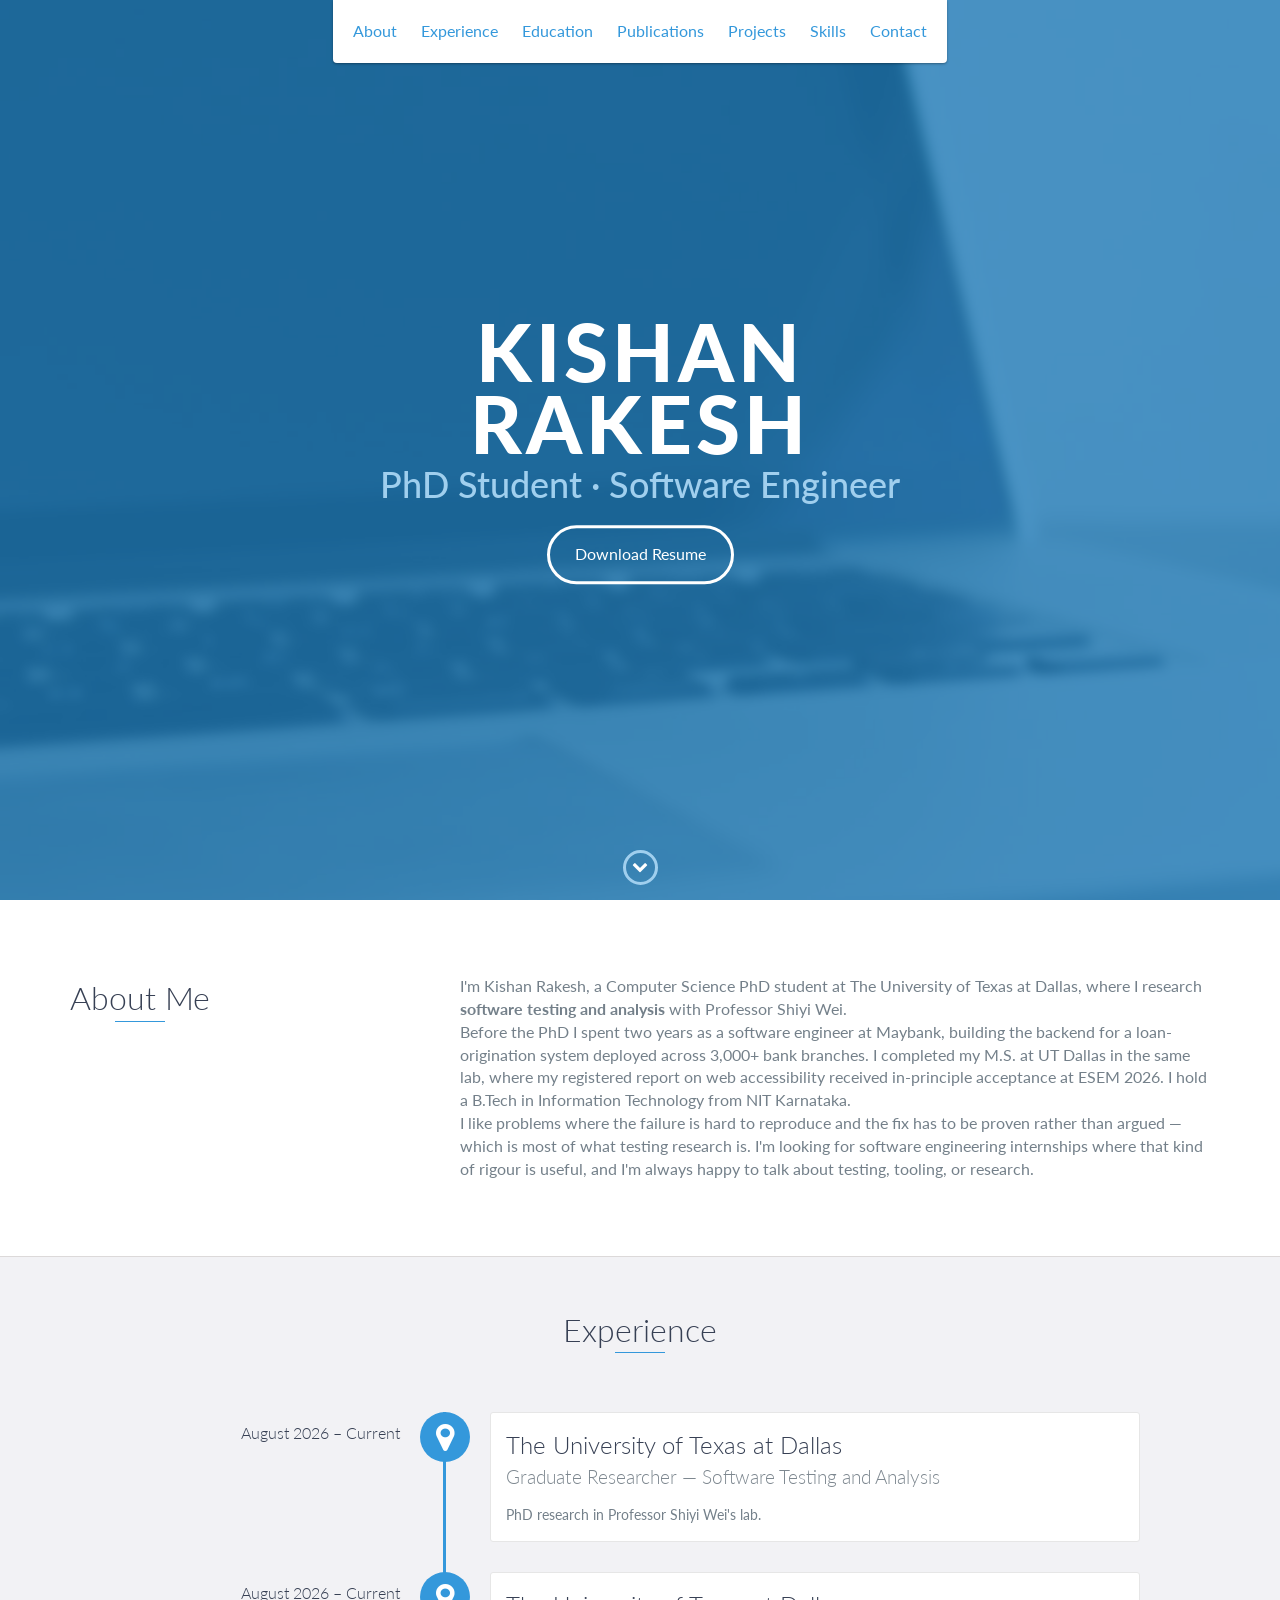
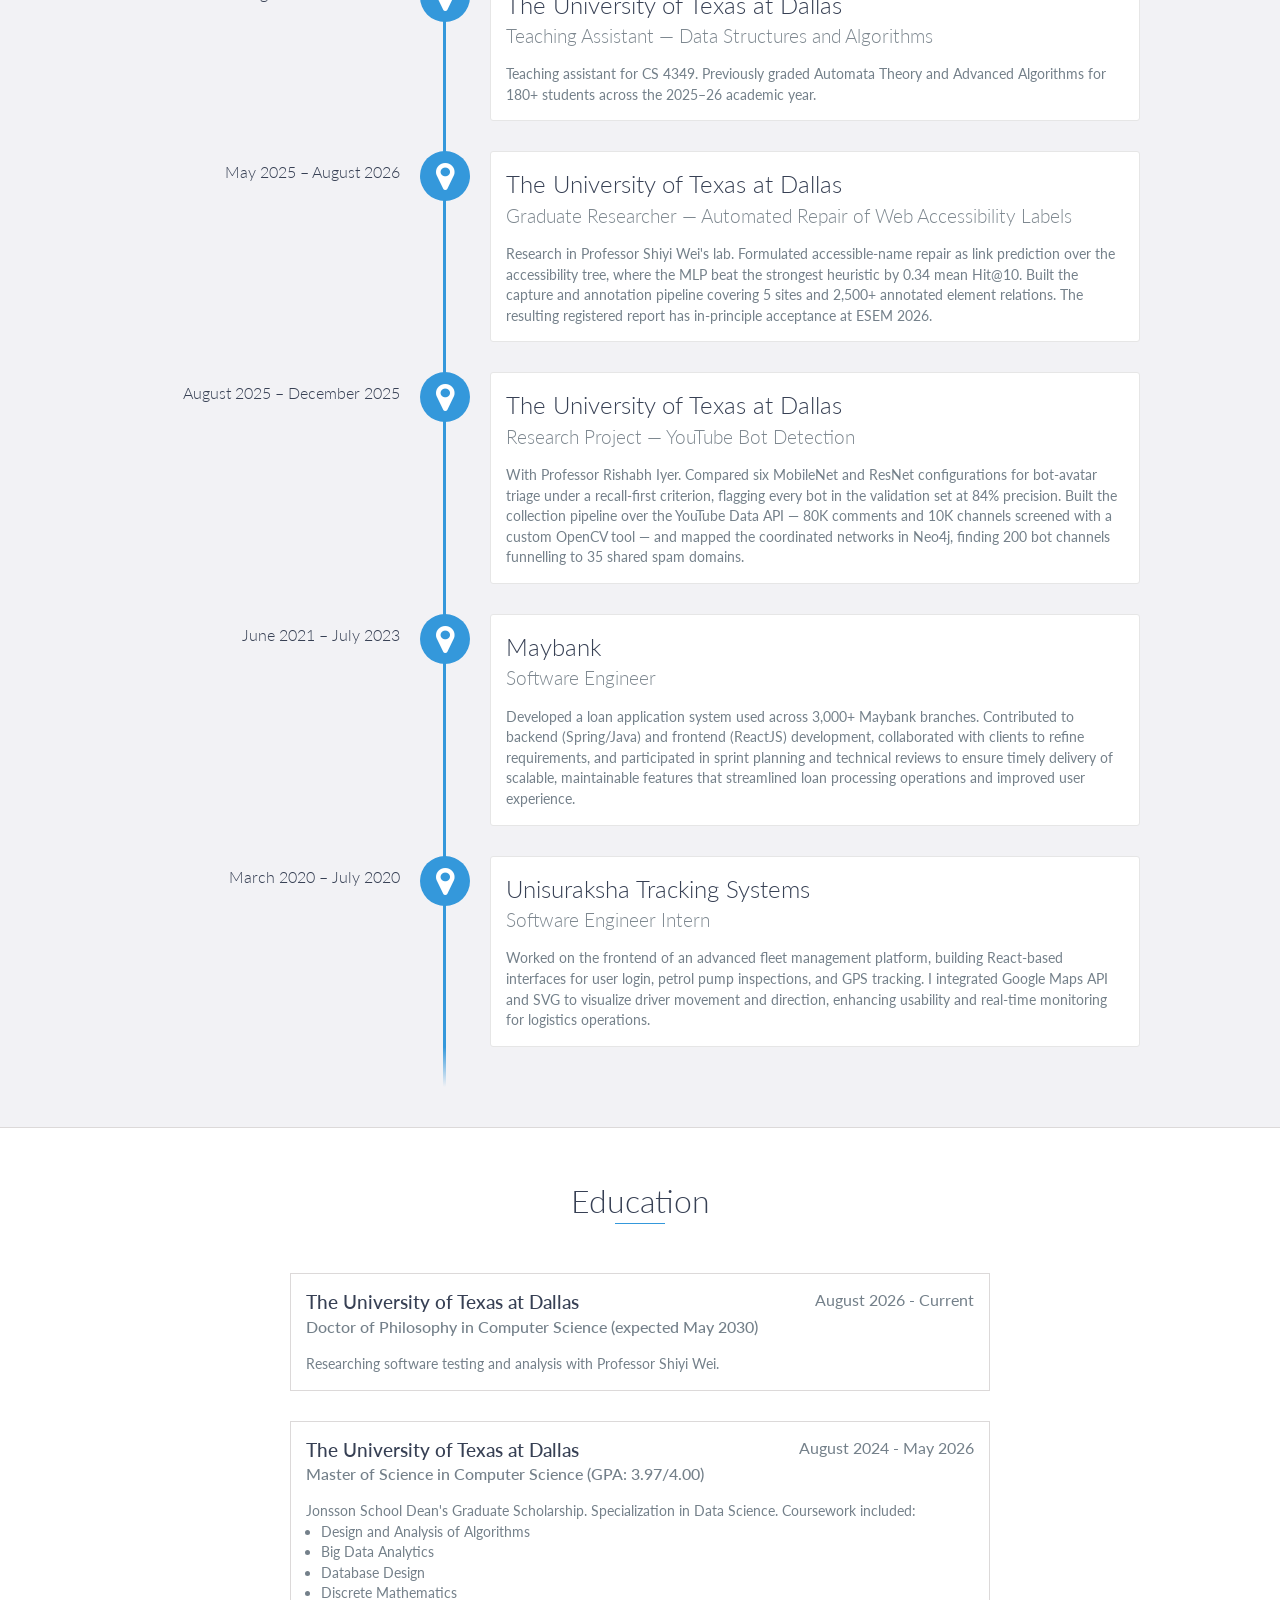
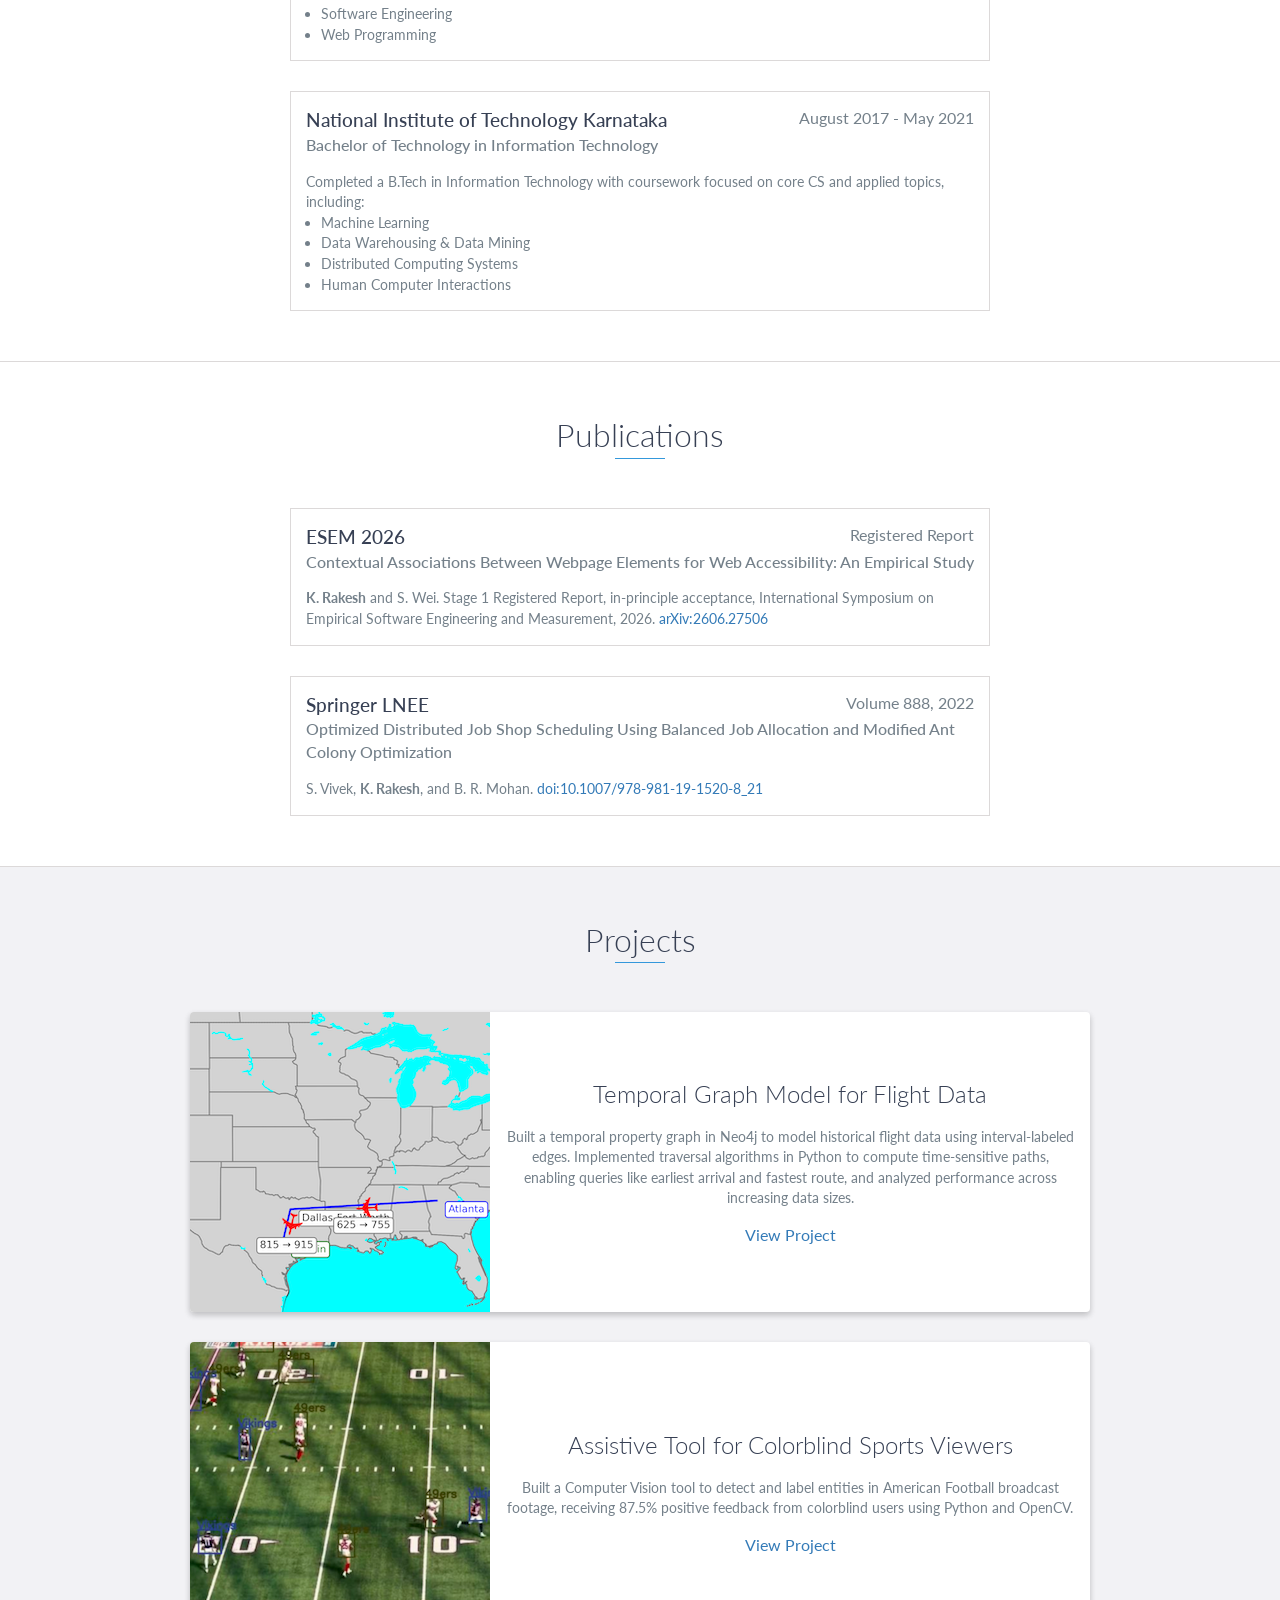
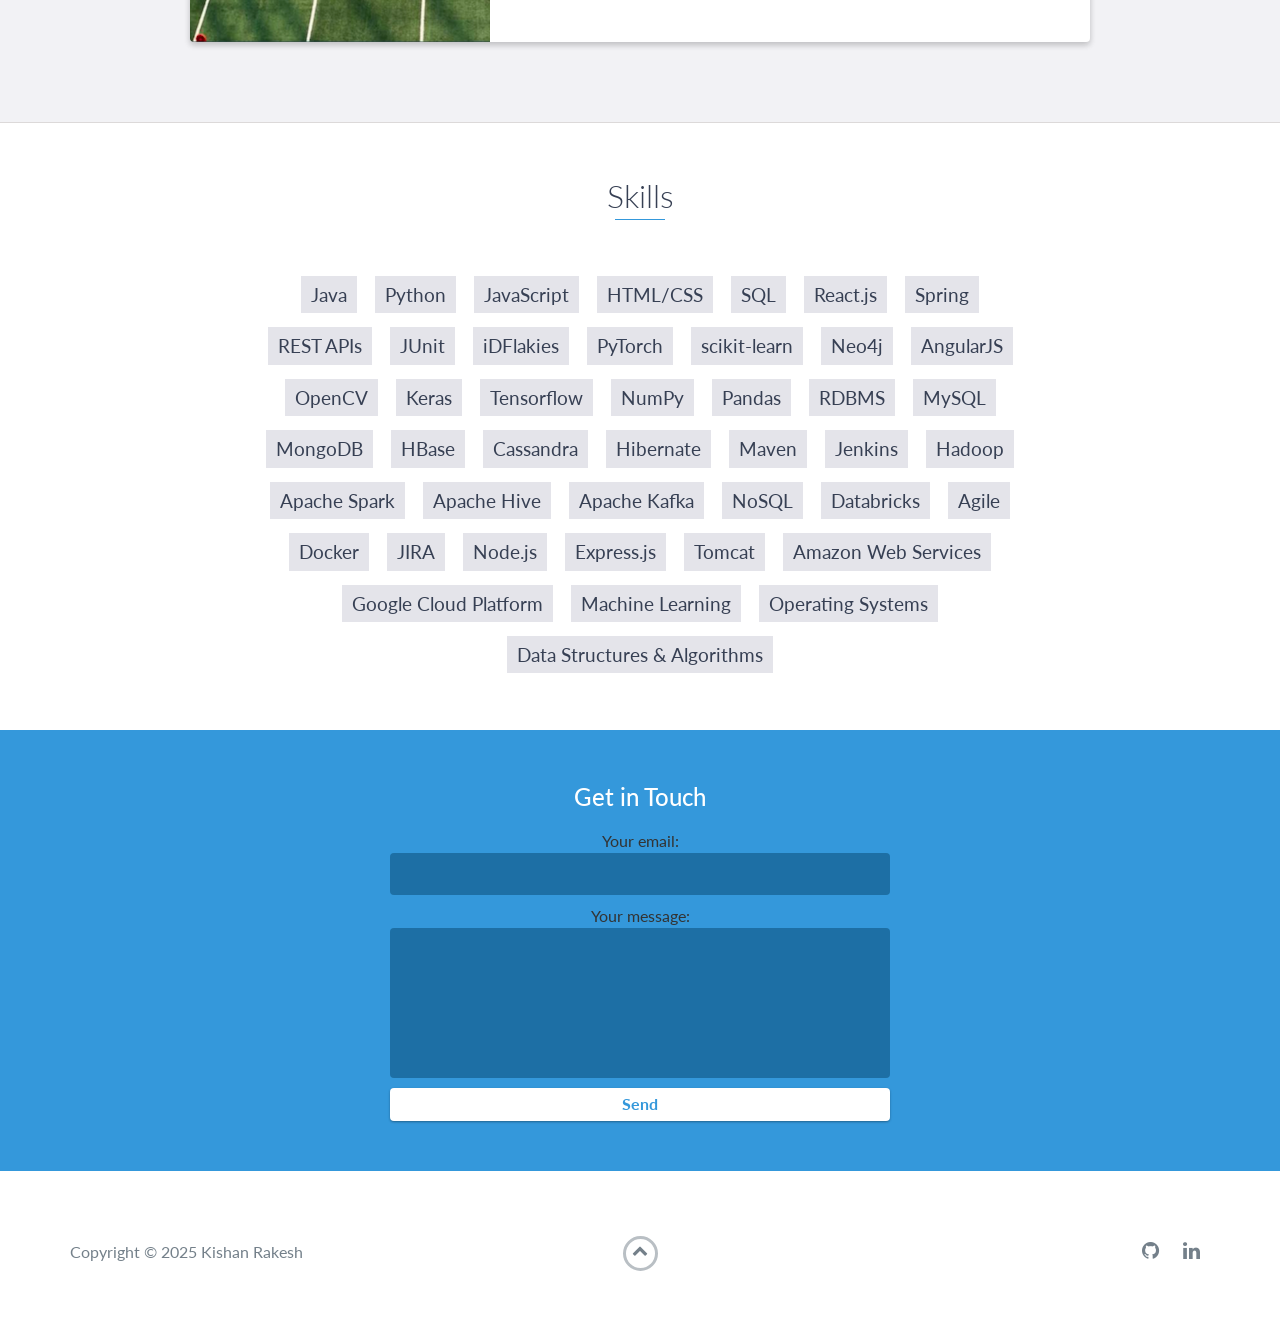
<file: index.html>
<!DOCTYPE html>
<html class="no-js" lang="en">

<head>
    <meta charset="utf-8">
    <meta http-equiv="X-UA-Compatible" content="IE=edge">
    <meta name="viewport" content="width=device-width, initial-scale=1">
    <title>Kishan Rakesh</title>
	<link rel="shortcut icon" href="favicon.ico" type="image/x-icon">
	<link rel="icon" href="favicon.ico" type="image/x-icon">
    <link href="https://fonts.googleapis.com/css?family=Lato:300,400,700,900" rel="stylesheet">
    <link rel="stylesheet" href="libs/font-awesome/css/font-awesome.min.css">
    <link href="css/bootstrap.min.css" rel="stylesheet">
    <link href="css/styles.css" rel="stylesheet">
</head>

<body>
    <div id="mobile-menu-open" class="shadow-large">
        <i class="fa fa-bars" aria-hidden="true"></i>
    </div>
    <!-- End #mobile-menu-toggle -->
    <header>
        <div id="mobile-menu-close">
            <span>Close</span> <i class="fa fa-times" aria-hidden="true"></i>
        </div>
        <ul id="menu" class="shadow">
            <li>
                <a href="#about">About</a>
            </li>
            <li>
                <a href="#experience">Experience</a>
            </li>
            <li>
                <a href="#education">Education</a>
            </li>
            <li>
                <a href="#publications">Publications</a>
            </li>
            <li>
                <a href="#projects">Projects</a>
            </li>
            <li>
                <a href="#skills">Skills</a>
            </li>
            <li>
                <a href="#contact">Contact</a>
            </li>
        </ul>
    </header>
    <!-- End header -->

    <div id="lead">
        <div id="lead-content">
            <h1>Kishan Rakesh</h1>
            <h2>PhD Student &middot; Software Engineer</h2>
            <a href="resume/Kishan_Rakesh_Resume.pdf" class="btn-rounded-white">Download Resume</a>
        </div>
        <!-- End #lead-content -->

        <div id="lead-overlay"></div>

        <div id="lead-down">
            <span>
                <i class="fa fa-chevron-down" aria-hidden="true"></i>
            </span>
        </div>
        <!-- End #lead-down -->
    </div>
    <!-- End #lead -->

    <div id="about">
        <div class="container">
            <div class="row">
                <div class="col-md-4">
                    <h2 class="heading">About Me</h2>
                </div>
                <div class="col-md-8">
                    <p>
                        I'm Kishan Rakesh, a Computer Science PhD student at The University of Texas at Dallas, where I research <strong>software testing and analysis</strong> with Professor Shiyi Wei.
                        </p>
                    <p>
                        Before the PhD I spent two years as a software engineer at Maybank, building the backend for a loan-origination system deployed across 3,000+ bank branches. I completed my M.S. at UT Dallas in the same lab, where my registered report on web accessibility received in-principle acceptance at ESEM 2026. I hold a B.Tech in Information Technology from NIT Karnataka.
                    </p>
                    <p>
                        I like problems where the failure is hard to reproduce and the fix has to be proven rather than argued &mdash; which is most of what testing research is. I'm looking for software engineering internships where that kind of rigour is useful, and I'm always happy to talk about testing, tooling, or research.
                    </p>
                </div>
            </div>
        </div>
    </div>
    <!-- End #about -->

    <div id="experience" class="background-alt">
        <h2 class="heading">Experience</h2>
        <div id="experience-timeline">
            <div data-date="August 2026 – Current">
                <h3>The University of Texas at Dallas</h3>
                <h4>Graduate Researcher &mdash; Software Testing and Analysis</h4>
                <p>
                    PhD research in Professor Shiyi Wei's lab.
                </p>
            </div>

            <div data-date="August 2026 – Current">
                <h3>The University of Texas at Dallas</h3>
                <h4>Teaching Assistant &mdash; Data Structures and Algorithms</h4>
                <p>
                    Teaching assistant for CS 4349. Previously graded Automata Theory and Advanced Algorithms for 180+ students across the 2025&ndash;26 academic year.
                </p>
            </div>

            <div data-date="May 2025 – August 2026">
                <h3>The University of Texas at Dallas</h3>
                <h4>Graduate Researcher &mdash; Automated Repair of Web Accessibility Labels</h4>
                <p>
                    Research in Professor Shiyi Wei's lab. Formulated accessible-name repair as link prediction over the accessibility tree, where the MLP beat the strongest heuristic by 0.34 mean Hit@10. Built the capture and annotation pipeline covering 5 sites and 2,500+ annotated element relations. The resulting registered report has in-principle acceptance at ESEM 2026.
                </p>
            </div>

            <div data-date="August 2025 – December 2025">
                <h3>The University of Texas at Dallas</h3>
                <h4>Research Project &mdash; YouTube Bot Detection</h4>
                <p>
                    With Professor Rishabh Iyer. Compared six MobileNet and ResNet configurations for bot-avatar triage under a recall-first criterion, flagging every bot in the validation set at 84% precision. Built the collection pipeline over the YouTube Data API &mdash; 80K comments and 10K channels screened with a custom OpenCV tool &mdash; and mapped the coordinated networks in Neo4j, finding 200 bot channels funnelling to 35 shared spam domains.
                </p>
            </div>

            <div data-date="June 2021 – July 2023">
                <h3>Maybank</h3>
                <h4>Software Engineer</h4>
                <p>
                    Developed a loan application system used across 3,000+ Maybank branches. Contributed to backend (Spring/Java) and frontend (ReactJS) development, collaborated with clients to refine requirements, and participated in sprint planning and technical reviews to ensure timely delivery of scalable, maintainable features that streamlined loan processing operations and improved user experience.
                </p>
            </div>

            <div data-date="March 2020 – July 2020">
                <h3>Unisuraksha Tracking Systems</h3>
                <h4>Software Engineer Intern</h4>
                <p>
                    Worked on the frontend of an advanced fleet management platform, building React-based interfaces for user login, petrol pump inspections, and GPS tracking. I integrated Google Maps API and SVG to visualize driver movement and direction, enhancing usability and real-time monitoring for logistics operations.
                </p>
            </div>
        </div>
    </div>
    <!-- End #experience -->

    <div id="education">
        <h2 class="heading">Education</h2>
        <div class="education-block">
            <h3>The University of Texas at Dallas</h3>
            <span class="education-date">August 2026 - Current</span>
            <h4>Doctor of Philosophy in Computer Science (expected May 2030)</h4>
            <p>
                Researching software testing and analysis with Professor Shiyi Wei.
            </p>
        </div>
        <!-- End .education-block -->

        <div class="education-block">
            <h3>The University of Texas at Dallas</h3>
            <span class="education-date">August 2024 - May 2026</span>
            <h4>Master of Science in Computer Science (GPA: 3.97/4.00)</h4>
            <p>
                Jonsson School Dean's Graduate Scholarship. Specialization in Data Science. Coursework included:
                <ul>
                    <li>
                        Design and Analysis of Algorithms
                    </li>
                    <li>
                        Big Data Analytics
                    </li>
                    <li>
                        Database Design
                    </li>
                    <li>
                        Discrete Mathematics
                    </li>
                    <li>
                        Software Engineering
                    </li>
                    <li>
                        Web Programming
                    </li>
                </ul>
            </p>
        </div>
        <!-- End .education-block -->

        <div class="education-block">
            <h3>National Institute of Technology Karnataka</h3>
            <span class="education-date">August 2017 - May 2021</span>
            <h4>Bachelor of Technology in Information Technology</h4>
            <p>
                Completed a B.Tech in Information Technology with coursework focused on core CS and applied topics, including:
                <ul>
                    <li>Machine Learning</li>
                    <li>Data Warehousing & Data Mining</li>
                    <li>Distributed Computing Systems</li>
                    <li>Human Computer Interactions</li>
                                </ul>
            </p>
        </div>
        
        <!-- End .education-block -->
    </div>
    <!-- End #education -->

    <div id="publications">
        <h2 class="heading">Publications</h2>
        <div class="education-block">
            <h3>ESEM 2026</h3>
            <span class="education-date">Registered Report</span>
            <h4>Contextual Associations Between Webpage Elements for Web Accessibility: An Empirical Study</h4>
            <p>
                <strong>K. Rakesh</strong> and S. Wei. Stage 1 Registered Report, in-principle acceptance, International Symposium on Empirical Software Engineering and Measurement, 2026. <a href="https://arxiv.org/abs/2606.27506">arXiv:2606.27506</a>
            </p>
        </div>
        <!-- End .education-block -->

        <div class="education-block">
            <h3>Springer LNEE</h3>
            <span class="education-date">Volume 888, 2022</span>
            <h4>Optimized Distributed Job Shop Scheduling Using Balanced Job Allocation and Modified Ant Colony Optimization</h4>
            <p>
                S. Vivek, <strong>K. Rakesh</strong>, and B. R. Mohan. <a href="https://doi.org/10.1007/978-981-19-1520-8_21">doi:10.1007/978-981-19-1520-8_21</a>
            </p>
        </div>
        <!-- End .education-block -->
    </div>
    <!-- End #publications -->

    <div id="projects" class="background-alt">
        <h2 class="heading">Projects</h2>
        <div class="container">
            <div class="row">
                <div class="project shadow-large">
                    <div class="project-image">
                        <img src="images/Latest Departure_ATL_AUS_2000.png" />
                    </div>
                    <!-- End .project-image -->
                    <div class="project-info">
                        <h3>Temporal Graph Model for Flight Data</h3>
                        <p>
                            Built a temporal property graph in Neo4j to model historical flight data using interval-labeled edges. Implemented traversal algorithms in Python to compute time-sensitive paths, enabling queries like earliest arrival and fastest route, and analyzed performance across increasing data sizes.
                        </p>
                        <a href="https://github.com/kishanrakesh/Temporal_Graph">View Project</a>
                    </div>
                    <!-- End .project-info -->
                </div>
                <!-- End .project -->

                <div class="project shadow-large">
                    <div class="project-image">
                        <img src="images/CV_output.png" />
                    </div>
                    <!-- End .project-image -->
                    <div class="project-info">
                        <h3>Assistive Tool for Colorblind Sports Viewers</h3>
                        <p>
                            Built a Computer Vision tool to detect and label entities in American Football broadcast footage, receiving 87.5% positive feedback from colorblind users using Python and OpenCV.
                        </p>
                        <a href="https://github.com/kishanrakesh/CV">View Project</a>
                    </div>
                    <!-- End .project-info -->
                </div>
                <!-- End .project -->
            </div>
        </div>
    </div>
    <!-- End #projects -->

    <div id="skills">
        <h2 class="heading">Skills</h2>
        <ul>
            <li>Java</li>
            <li>Python</li>
            <li>JavaScript</li>
            <li>HTML/CSS</li>
            <li>SQL</li>
            <li>React.js</li>
            <li>Spring</li>
            <li>REST APIs</li>
            <li>JUnit</li>
            <li>iDFlakies</li>
            <li>PyTorch</li>
            <li>scikit-learn</li>
            <li>Neo4j</li>
            <li>AngularJS</li>
            <li>OpenCV</li>
            <li>Keras</li>
            <li>Tensorflow</li>
            <li>NumPy</li>
            <li>Pandas</li>
            <li>RDBMS</li>
            <li>MySQL</li>
            <li>MongoDB</li>
            <li>HBase</li>
            <li>Cassandra</li>
            <li>Hibernate</li>
            <li>Maven</li>
            <li>Jenkins</li>
            <li>Hadoop</li>
            <li>Apache Spark</li>
            <li>Apache Hive</li>
            <li>Apache Kafka</li>
            <li>NoSQL</li>
            <li>Databricks</li>
            <li>Agile</li>
            <li>Docker</li>
            <li>JIRA</li>
            <li>Node.js</li>
            <li>Express.js</li>
            <li>Tomcat</li>
            <li>Amazon Web Services</li>
            <li>Google Cloud Platform</li>
            <li>Machine Learning</li>
            <li>Operating Systems</li>
            <li>Data Structures & Algorithms</li>
        </ul>
    </div>
    <!-- End #skills -->

    <div id="contact">
        <h2>Get in Touch</h2>
        <div id="contact-form">
            <form action="https://formspree.io/f/mdkgvkgp" method="POST">
                <label>
                    Your email:
                    <input type="email" name="email">
                </label>
                <label>
                    Your message:
                    <textarea name="message"></textarea>
                </label>
                <!-- your other form fields go here -->
                <button type="submit">Send</button>
            </form>
        </div>
        <!-- End #contact-form -->
    </div>
    <!-- End #contact -->

    <footer>
        <div class="container">
            <div class="row">
                <div class="col-sm-5 copyright">
                    <p>
                        Copyright &copy; <span id="current-year">2025</span> Kishan Rakesh
                    </p>
                </div>
                <div class="col-sm-2 top">
                    <span id="to-top">
                        <i class="fa fa-chevron-up" aria-hidden="true"></i>
                    </span>
                </div>
                <div class="col-sm-5 social">
                    <ul>
                        <li>
                            <a href="https://github.com/kishanrakesh" target="_blank"><i class="fa fa-github" aria-hidden="true"></i></a>
                        </li>
                        <li>
                            <a href="https://www.linkedin.com/in/kishan-rakesh/" target="_blank"><i class="fa fa-linkedin" aria-hidden="true"></i></a>
                        </li>
                    </ul>
                </div>
            </div>
        </div>
    </footer>
    <!-- End footer -->

    <script src="https://ajax.googleapis.com/ajax/libs/jquery/1.12.4/jquery.min.js"></script>
    <script src="js/scripts.min.js"></script>
</body>

</html>
</file>
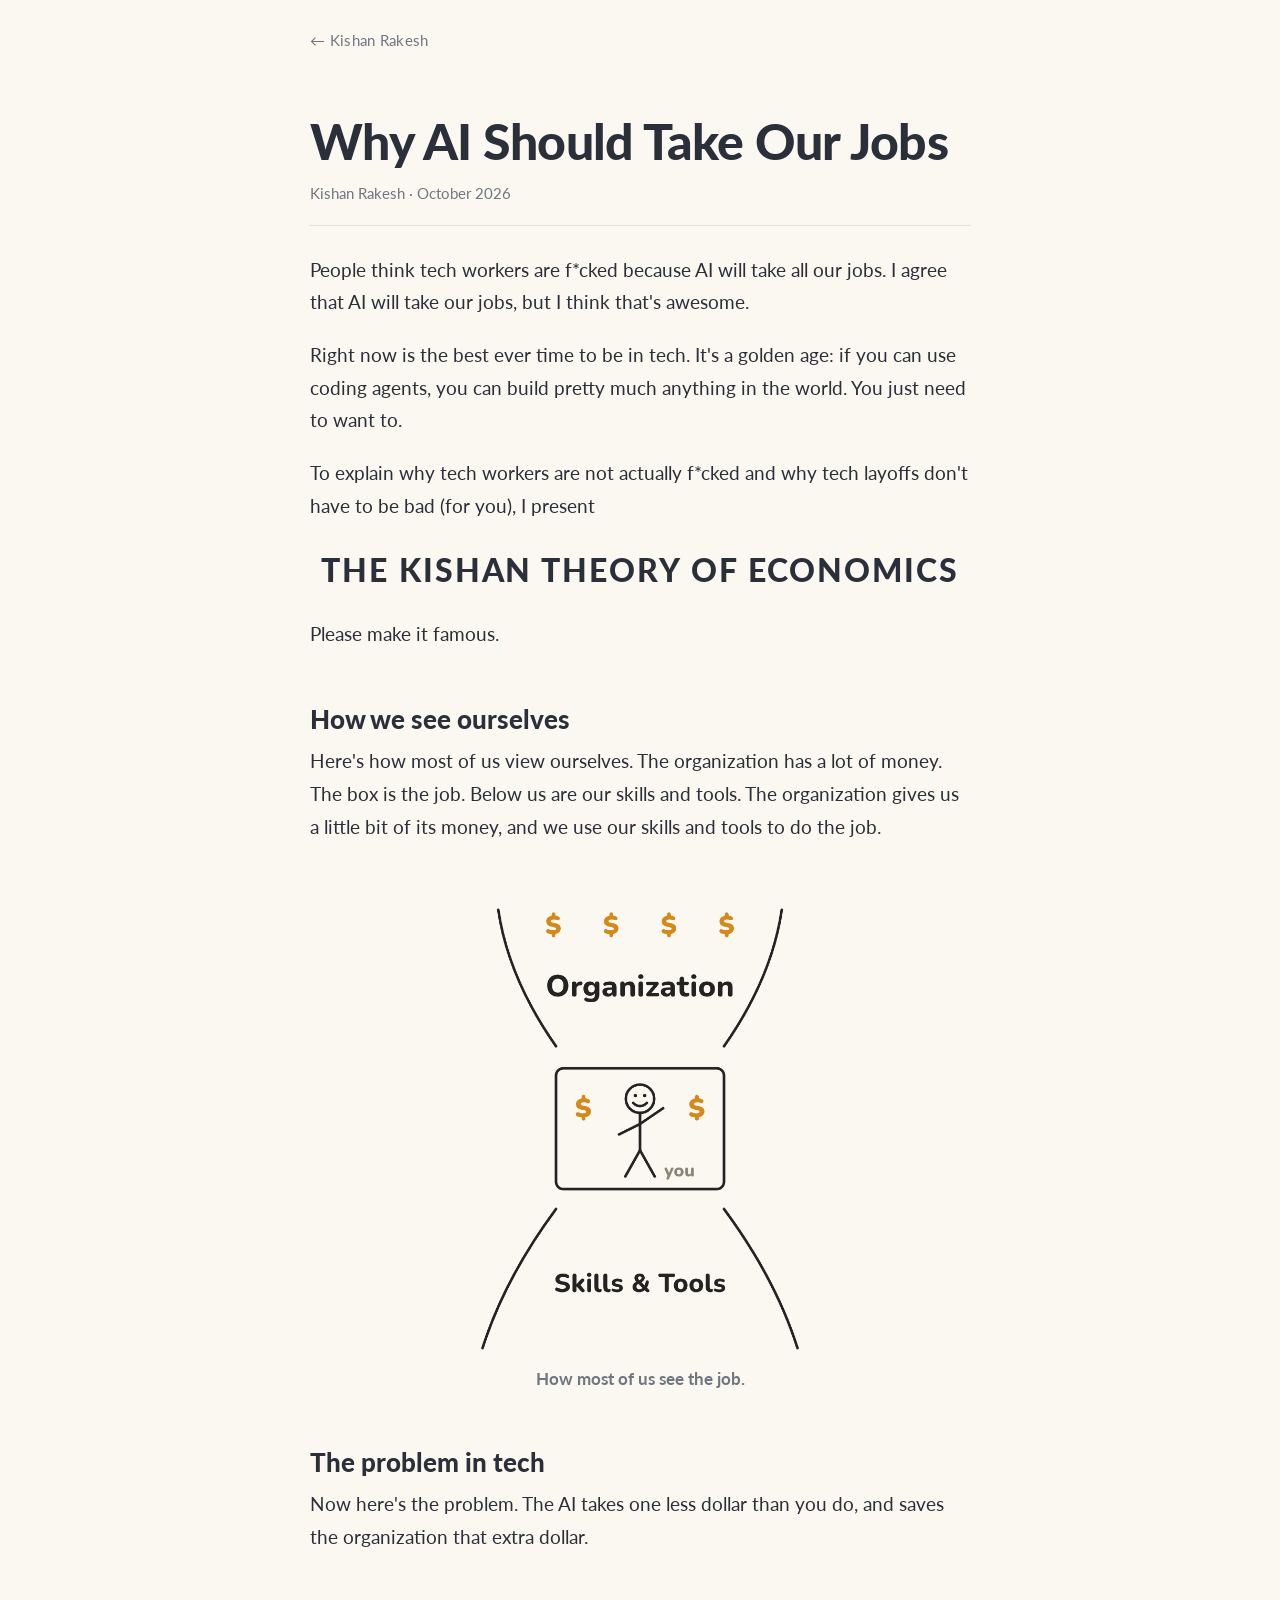
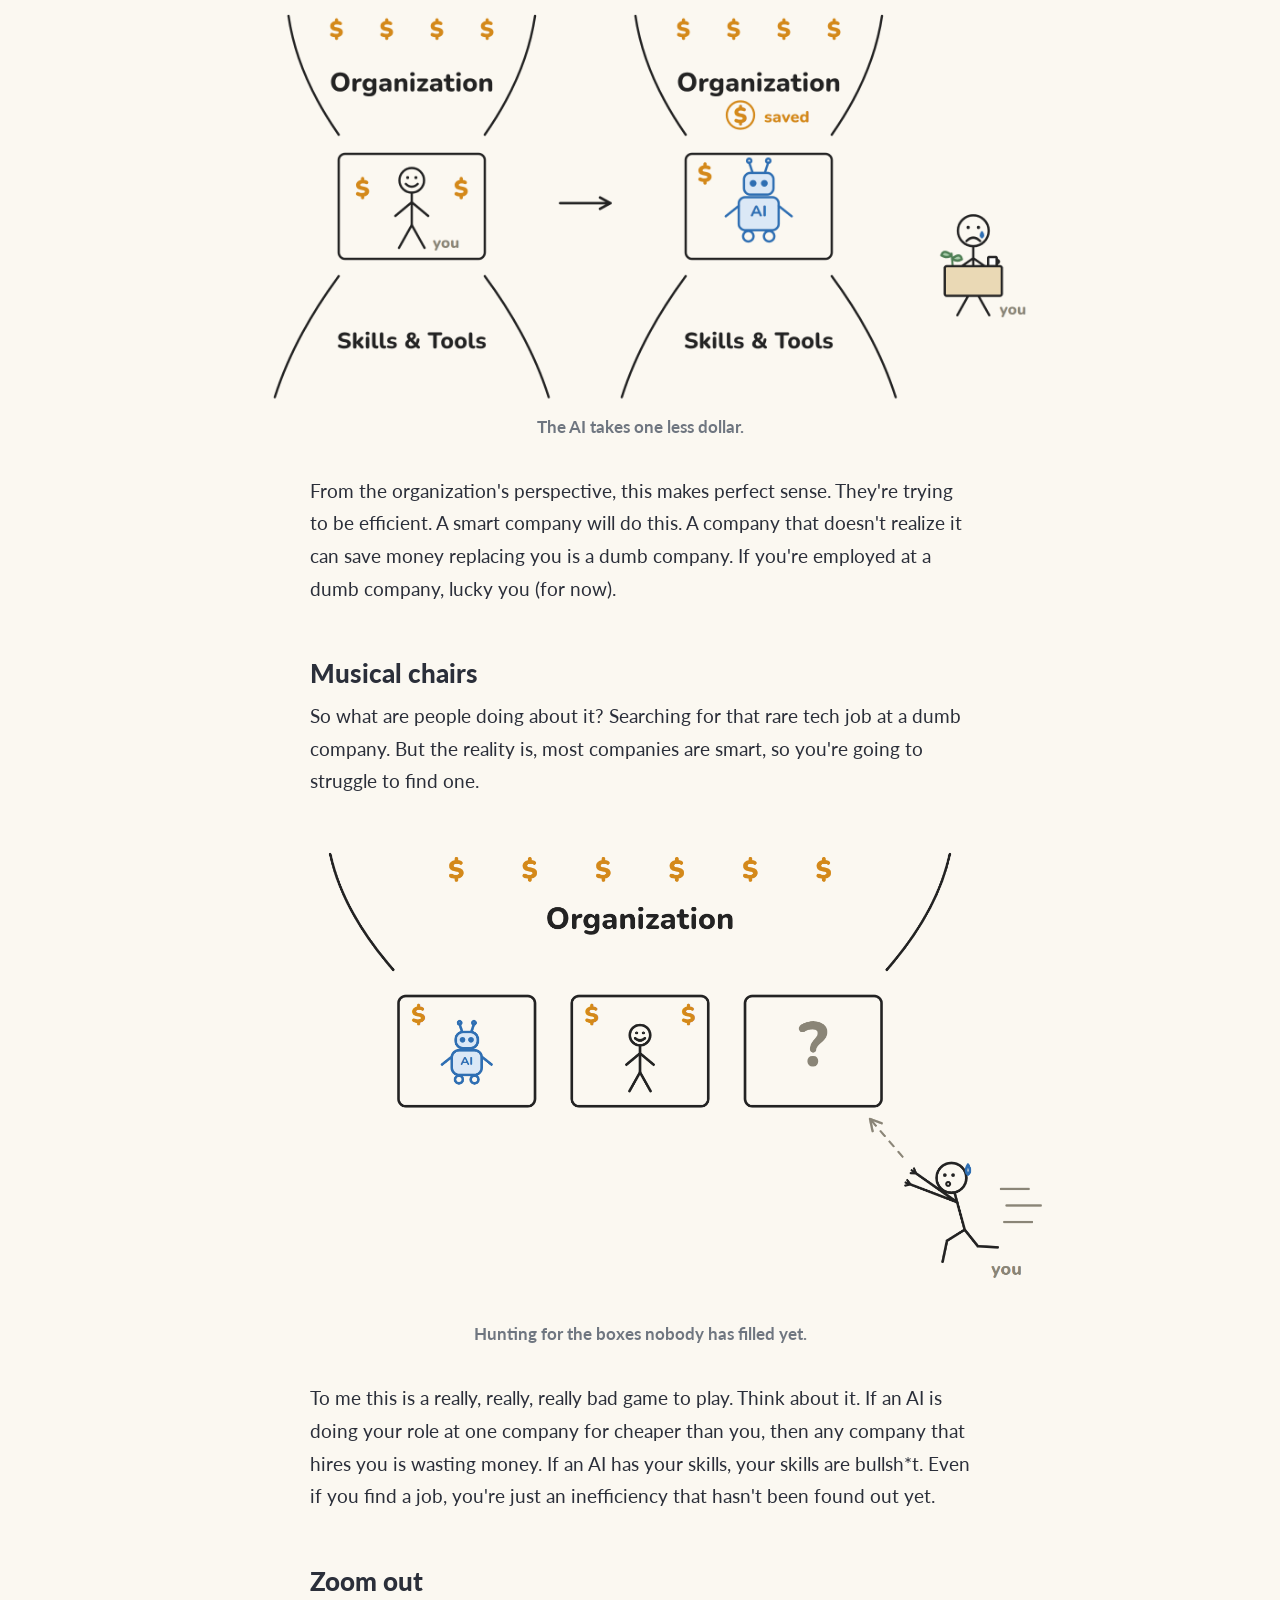
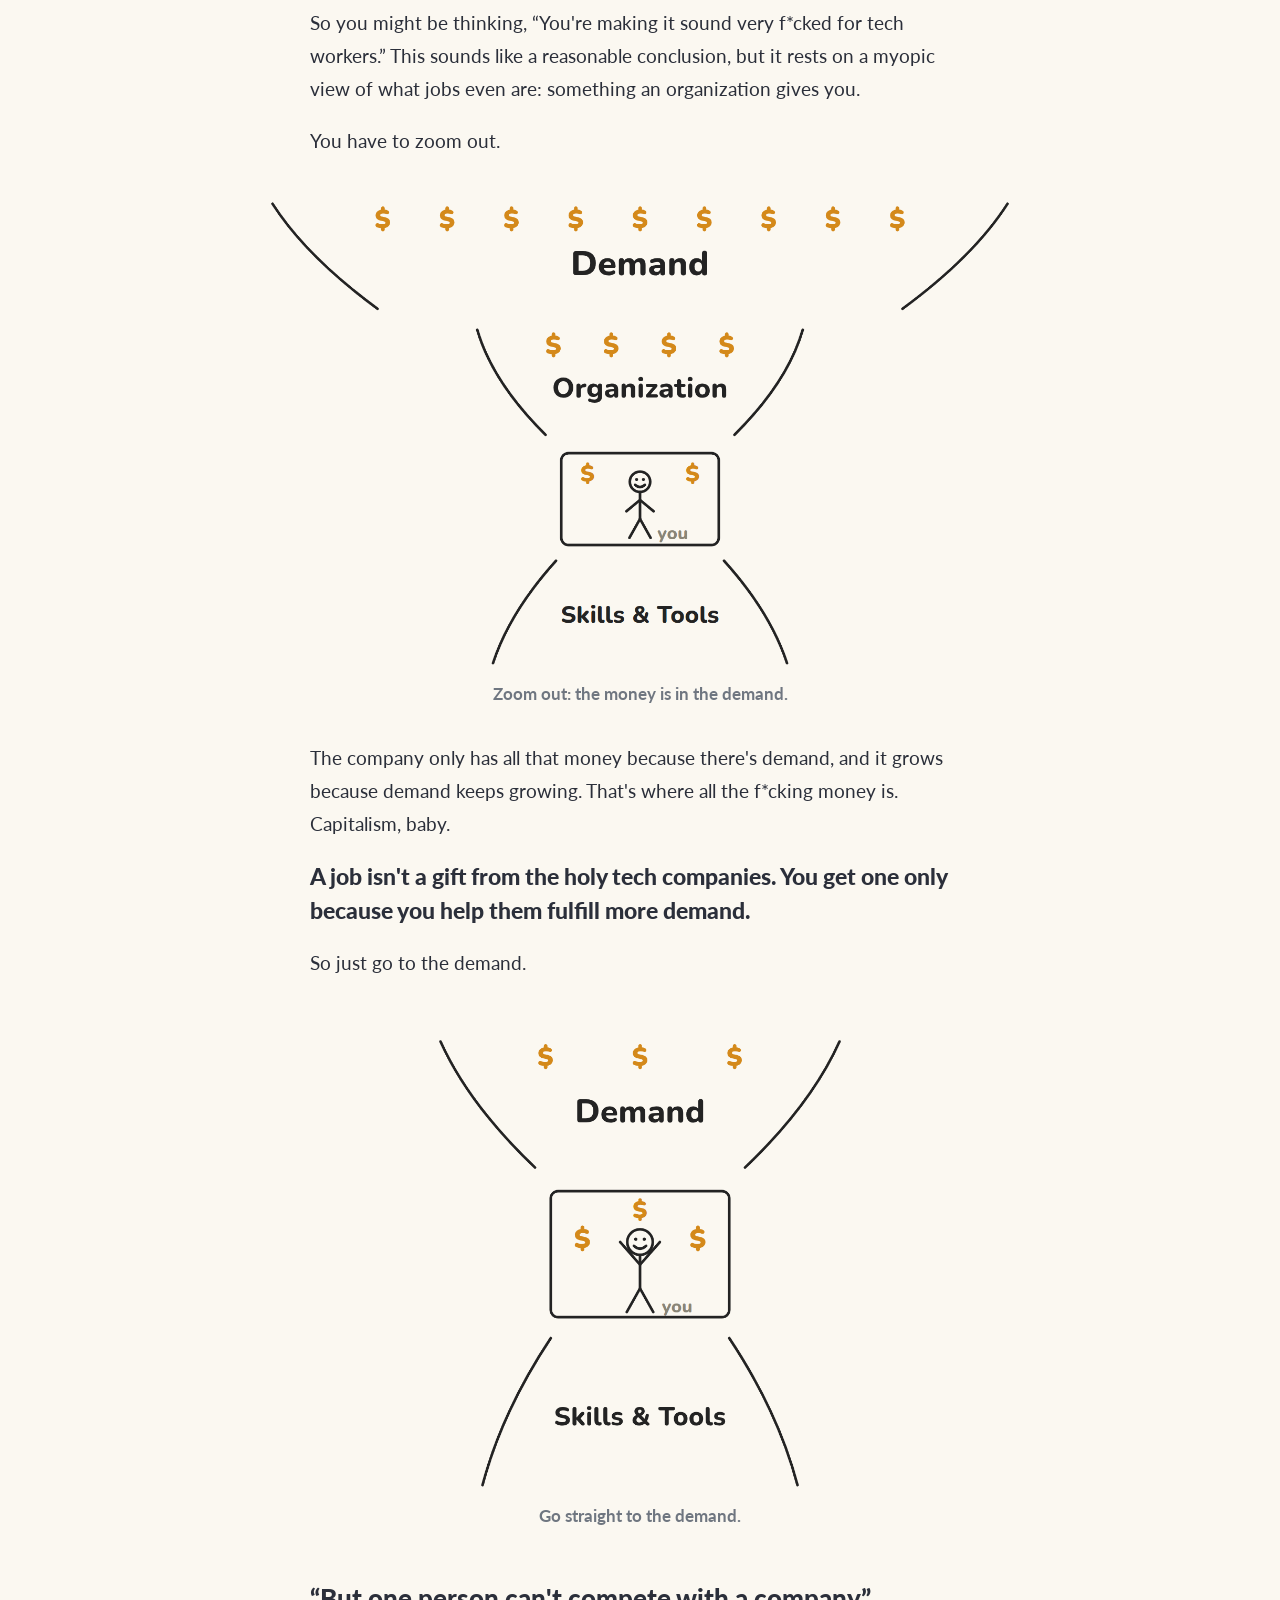
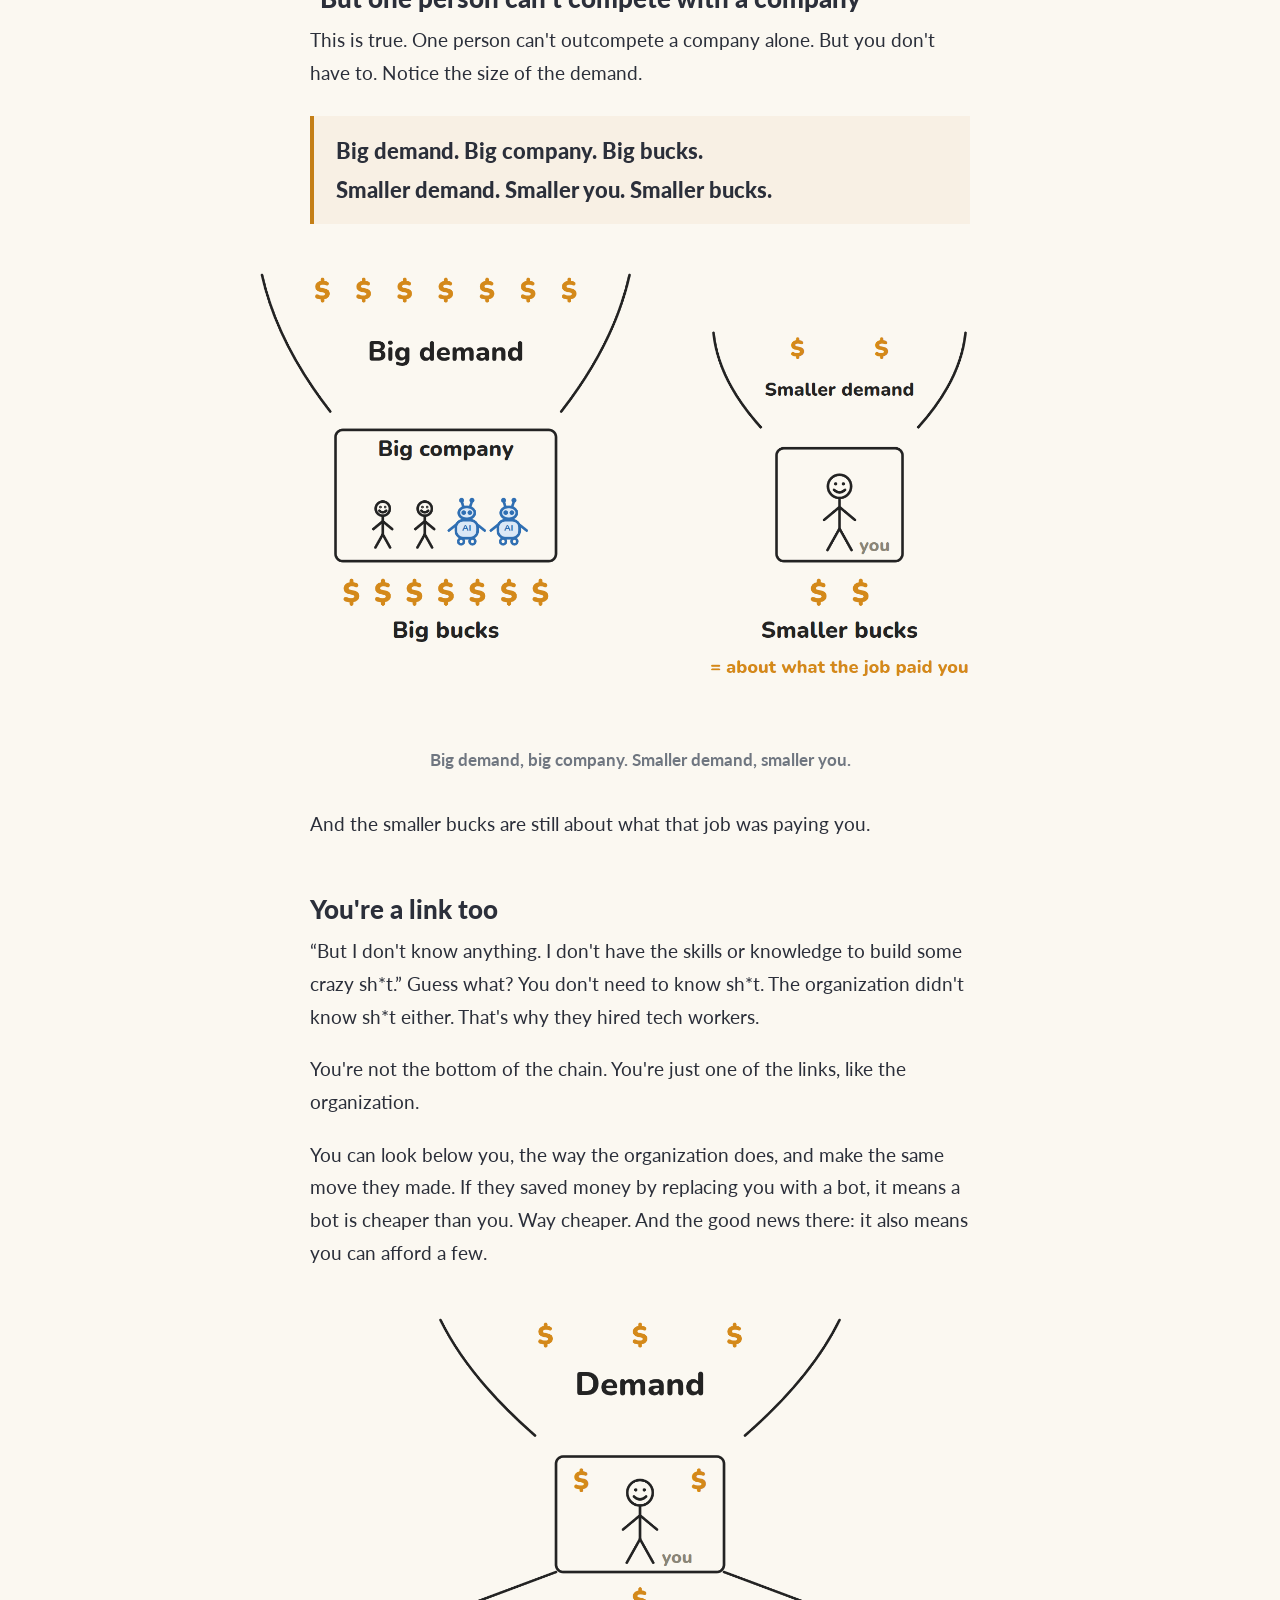
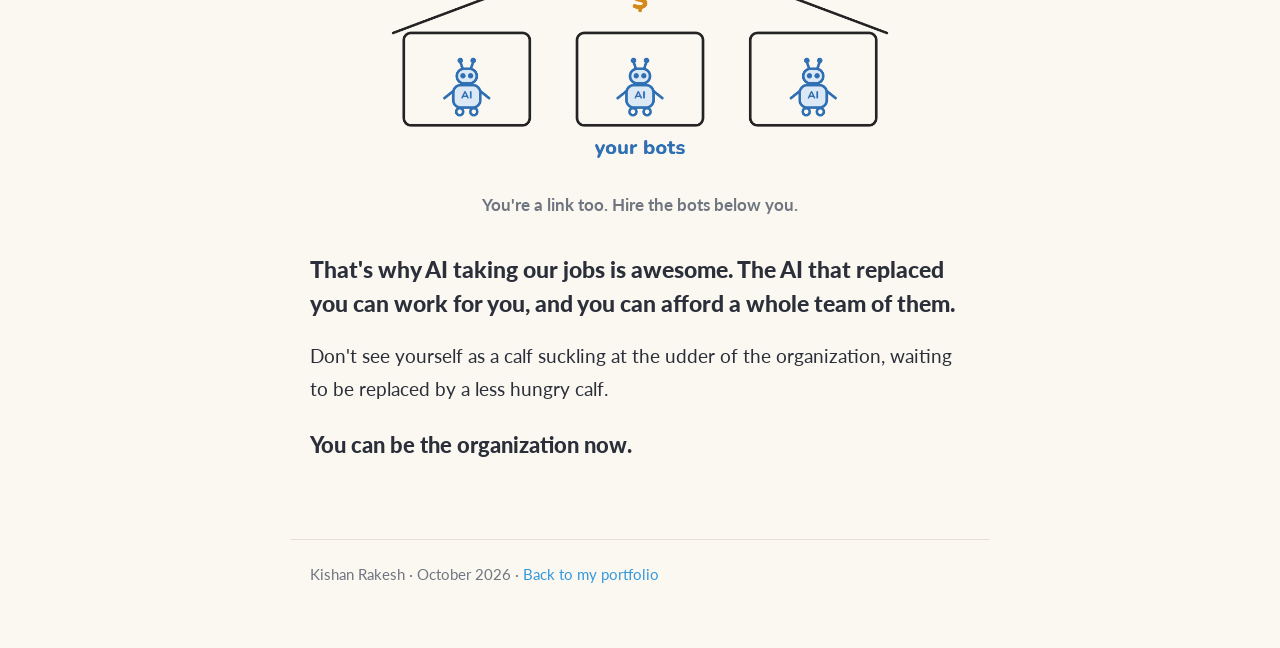
<file: writing/why-ai-should-take-our-jobs/index.html>
<!doctype html>
<html lang="en">
<head>
<meta charset="utf-8">
<meta name="viewport" content="width=device-width, initial-scale=1">
<title>Why AI Should Take Our Jobs | Kishan Rakesh</title>
<meta name="description" content="People think tech workers are f*cked because AI will take all our jobs. I agree that AI will take our jobs, but I think that's awesome.">
<meta name="author" content="Kishan Rakesh">
<meta property="og:type" content="article">
<meta property="og:title" content="Why AI Should Take Our Jobs">
<meta property="og:description" content="People think tech workers are f*cked because AI will take all our jobs. I agree that AI will take our jobs, but I think that's awesome.">
<meta property="og:url" content="https://kishanrakesh.github.io/portfolio/writing/why-ai-should-take-our-jobs/">
<meta property="og:image" content="https://kishanrakesh.github.io/portfolio/writing/why-ai-should-take-our-jobs/img/02-one-less-dollar.png">
<meta name="twitter:card" content="summary_large_image">
<link rel="icon" href="../../favicon.ico">
<link href="https://fonts.googleapis.com/css2?family=Lato:ital,wght@0,400;0,700;0,900;1,400&display=swap" rel="stylesheet">
<style>
  :root {
    --paper: #fbf8f1;
    --ink: #2b2f3a;
    --soft: #6f7680;
    --accent: #3498db;
    --rule: #e6e0d2;
    --money: #c47f17;
  }
  @media (prefers-color-scheme: dark) {
    :root { --paper: #1b1d22; --ink: #e8e6e1; --soft: #a3a8b0; --rule: #34373f; --accent: #6db8ec; --money: #e0a53c; }
    figure img, figure video { border-radius: 14px; }
  }
  * { box-sizing: border-box; }
  html { -webkit-text-size-adjust: 100%; }
  body {
    margin: 0; background: var(--paper); color: var(--ink);
    font-family: 'Lato', system-ui, -apple-system, 'Segoe UI', sans-serif;
    font-size: 19px; line-height: 1.72;
  }
  a { color: var(--accent); text-decoration: none; }
  a:hover { text-decoration: underline; }
  .top { max-width: 700px; margin: 0 auto; padding: 28px 20px 0; font-size: 15px; letter-spacing: 0.02em; }
  .top a { color: var(--soft); }
  article { max-width: 700px; margin: 0 auto; padding: 24px 20px 56px; }
  header.title { padding: 36px 0 18px; border-bottom: 1px solid var(--rule); margin-bottom: 28px; }
  h1 { font-weight: 900; font-size: clamp(34px, 6vw, 50px); line-height: 1.1; letter-spacing: -0.015em; margin: 0 0 12px; }
  .dek { font-size: 21px; color: var(--soft); margin: 0 0 14px; }
  .byline { font-size: 15px; color: var(--soft); margin: 0; }
  h2 { font-weight: 900; font-size: 26px; line-height: 1.25; margin: 52px 0 10px; }
  p { margin: 0 0 20px; }
  figure { margin: 30px -20px 34px; }
  figure img, figure video { display: block; width: 100%; height: auto; }
  figcaption { text-align: center; font-weight: 700; font-size: 17px; color: var(--soft); margin-top: 8px; padding: 0 20px; }
  .pair { margin: 26px 0 28px; padding: 18px 22px; border-left: 4px solid var(--money); background: rgba(196, 127, 23, 0.06); }
  .pair p { margin: 0; font-weight: 900; font-size: 22px; line-height: 1.5; }
  .pair p + p { margin-top: 6px; }
  .pull { font-weight: 900; font-size: 23px; line-height: 1.45; }
  .end { font-weight: 900; font-size: 22px; }
  .theory { font-weight: 900; font-size: clamp(24px, 4.6vw, 32px); letter-spacing: 0.06em; text-align: center; line-height: 1.25; margin: 28px 0; }
  footer { max-width: 700px; margin: 0 auto; padding: 22px 20px 60px; border-top: 1px solid var(--rule); font-size: 15px; color: var(--soft); }
  @media (min-width: 900px) { figure { margin-left: -90px; margin-right: -90px; } }
</style>
</head>
<body>
<nav class="top"><a href="../../">&larr; Kishan Rakesh</a></nav>
<article>
  <header class="title">
    <h1>Why AI Should Take Our Jobs</h1>
    <p class="byline">Kishan Rakesh &middot; October 2026</p>
  </header>

  <p>People think tech workers are f*cked because AI will take all our jobs. I agree that AI will take our jobs, but I think that's awesome.</p>
  <p>Right now is the best ever time to be in tech. It's a golden age: if you can use coding agents, you can build pretty much anything in the world. You just need to want to.</p>
  <p>To explain why tech workers are not actually f*cked and why tech layoffs don't have to be bad (for you), I present</p>
  <p class="theory">THE KISHAN THEORY OF ECONOMICS</p>
  <p>Please make it famous.</p>

  <h2>How we see ourselves</h2>
  <p>Here's how most of us view ourselves. The organization has a lot of money. The box is the job. Below us are our skills and tools. The organization gives us a little bit of its money, and we use our skills and tools to do the job.</p>
  <figure>
    <div class="anim" role="img" aria-label="A funnel labelled Organization, full of dollar signs, narrows down into a box where a smiling stick figure labelled you stands. Two dollars drop from the organization into the box, and you wave hello. Below the box, a funnel labelled Skills and Tools."><video src="img/01-how-we-see-the-job.mp4" poster="img/01-how-we-see-the-job.png" width="1600" height="920" muted loop playsinline preload="none" aria-hidden="true"></video></div>
    <figcaption>How most of us see the job.</figcaption>
  </figure>

  <h2>The problem in tech</h2>
  <p>Now here's the problem. The AI takes one less dollar than you do, and saves the organization that extra dollar.</p>
  <figure>
    <div class="anim" role="img" aria-label="Two side-by-side versions of the same picture. On the left, you sit in the job box with two dollars. On the right, a blue robot labelled AI drops into the box and bumps you out. You end up outside, sad, holding a cardboard box of your desk stuff with a plant and a mug. One of the two dollars flies up to the organization and gets circled, labelled saved, and a tear rolls down your cheek."><video src="img/02-one-less-dollar.mp4" poster="img/02-one-less-dollar.png" width="1840" height="920" muted loop playsinline preload="none" aria-hidden="true"></video></div>
    <figcaption>The AI takes one less dollar.</figcaption>
  </figure>
  <p>From the organization's perspective, this makes perfect sense. They're trying to be efficient. A smart company will do this. A company that doesn't realize it can save money replacing you is a dumb company. If you're employed at a dumb company, lucky you (for now).</p>

  <h2>Musical chairs</h2>
  <p>So what are people doing about it? Searching for that rare tech job at a dumb company. But the reality is, most companies are smart, so you're going to struggle to find one.</p>
  <figure>
    <div class="anim" role="img" aria-label="Under one wide Organization funnel sit three job boxes: one holds a robot, one holds a person, and one is empty with a question mark. A sweating stick figure labelled you sprints in and lunges for the empty box with both arms out, but a robot drops into it first, and you deflate."><video src="img/03-hunting-for-empty-boxes.mp4" poster="img/03-hunting-for-empty-boxes.png" width="1600" height="920" muted loop playsinline preload="none" aria-hidden="true"></video></div>
    <figcaption>Hunting for the boxes nobody has filled yet.</figcaption>
  </figure>
  <p>To me this is a really, really, really bad game to play. Think about it. If an AI is doing your role at one company for cheaper than you, then any company that hires you is wasting money. If an AI has your skills, your skills are bullsh*t. Even if you find a job, you're just an inefficiency that hasn't been found out yet.</p>

  <h2>Zoom out</h2>
  <p>So you might be thinking, &ldquo;You're making it sound very f*cked for tech workers.&rdquo; This sounds like a reasonable conclusion, but it rests on a myopic view of what jobs even are: something an organization gives you.</p>
  <p>You have to zoom out.</p>
  <figure>
    <div class="anim" role="img" aria-label="It starts on the familiar picture: the Organization funnel, you in your job box, Skills and Tools below. Then it zooms out to reveal a much wider funnel labelled Demand, overflowing with dollar signs, above the Organization."><video src="img/04-zoom-out-to-demand.mp4" poster="img/04-zoom-out-to-demand.png" width="1600" height="920" muted loop playsinline preload="none" aria-hidden="true"></video></div>
    <figcaption>Zoom out: the money is in the demand.</figcaption>
  </figure>
  <p>The company only has all that money because there's demand, and it grows because demand keeps growing. That's where all the f*cking money is. Capitalism, baby.</p>
  <p class="pull">A job isn't a gift from the holy tech companies. You get one only because you help them fulfill more demand.</p>
  <p>So just go to the demand.</p>
  <figure>
    <div class="anim" role="img" aria-label="Demand pours into the Organization, which pays you two dollars in your box. The Organization slides away and takes those two dollars with it. Your box rises to sit directly under Demand, three dollars drop straight in, and you cheer with both arms up. Skills and Tools sit below."><video src="img/05-go-to-the-demand.mp4" poster="img/05-go-to-the-demand.png" width="1600" height="920" muted loop playsinline preload="none" aria-hidden="true"></video></div>
    <figcaption>Go straight to the demand.</figcaption>
  </figure>

  <h2>&ldquo;But one person can't compete with a company&rdquo;</h2>
  <p>This is true. One person can't outcompete a company alone. But you don't have to. Notice the size of the demand.</p>
  <div class="pair">
    <p>Big demand. Big company. Big bucks.</p>
    <p>Smaller demand. Smaller you. Smaller bucks.</p>
  </div>
  <figure>
    <div class="anim" role="img" aria-label="Built up beat by beat. On the left, a big Demand funnel feeds a box labelled Big company, which fills with two people and two robots; then seven dollar signs appear below it, labelled Big bucks. On the right, a smaller funnel labelled Smaller demand feeds a small box where you appear; then two dollar signs, labelled Smaller bucks, about what the job paid you."><video src="img/06-big-vs-small.mp4" poster="img/06-big-vs-small.png" width="1600" height="920" muted loop playsinline preload="none" aria-hidden="true"></video></div>
    <figcaption>Big demand, big company. Smaller demand, smaller you.</figcaption>
  </figure>
  <p>And the smaller bucks are still about what that job was paying you.</p>

  <h2>You're a link too</h2>
  <p>&ldquo;But I don't know anything. I don't have the skills or knowledge to build some crazy sh*t.&rdquo; Guess what? You don't need to know sh*t. The organization didn't know sh*t either. That's why they hired tech workers.</p>
  <p>You're not the bottom of the chain. You're just one of the links, like the organization.</p>
  <p>You can look below you, the way the organization does, and make the same move they made. If they saved money by replacing you with a bot, it means a bot is cheaper than you. Way cheaper. And the good news there: it also means you can afford a few.</p>
  <figure>
    <div class="anim" role="img" aria-label="A Demand funnel feeds your box, where you have three dollars. Lines grow down from your box to three new boxes, a blue robot drops into each one, and one of your three dollars goes down to them. They are labelled your bots."><video src="img/07-hire-below-you.mp4" poster="img/07-hire-below-you.png" width="1600" height="920" muted loop playsinline preload="none" aria-hidden="true"></video></div>
    <figcaption>You're a link too. Hire the bots below you.</figcaption>
  </figure>
  <p class="pull">That's why AI taking our jobs is awesome. The AI that replaced you can work for you, and you can afford a whole team of them.</p>
  <p>Don't see yourself as a calf suckling at the udder of the organization, waiting to be replaced by a less hungry calf.</p>
  <p class="end">You can be the organization now.</p>
</article>
<footer>
  Kishan Rakesh &middot; October 2026 &middot; <a href="../../">Back to my portfolio</a>
</footer>
<script>
  // The drawings are short silent loops: each plays while it's on screen and pauses when it leaves.
  // With "reduce motion" set, JavaScript off, or autoplay blocked (iPhone Low Power Mode), the still drawing shows instead.
  (function () {
    if (!('IntersectionObserver' in window) || matchMedia('(prefers-reduced-motion: reduce)').matches) return;
    var io = new IntersectionObserver(function (entries) {
      entries.forEach(function (e) {
        var v = e.target;
        if (e.isIntersecting) { var p = v.play(); if (p && p.catch) p.catch(function () {}); }
        else v.pause();
      });
    }, { threshold: 0.5 });
    document.querySelectorAll('figure video').forEach(function (v) { v.preload = 'auto'; io.observe(v); });
  })();
</script>
</body>
</html>
</file>
<file: css/styles.css>
/*!
    Title: Dev Portfolio Template
    Version: 1.2.2
    Last Change: 03/25/2020
    Author: Ryan Fitzgerald
    Repo: https://github.com/RyanFitzgerald/devportfolio-template
    Issues: https://github.com/RyanFitzgerald/devportfolio-template/issues

    Description: This file contains all the styles associated with the page
    that don't come from third party libraries. This file gets compiled using
    Gulp and send to the /css folder which is then loaded on the page.
*/body{font-family:'Lato', sans-serif;font-size:16px}body.active{overflow:hidden;z-index:-1}.no-js #experience-timeline>div{background:#fff;padding:10px;margin-bottom:10px;border:1px solid #dcd9d9}.no-js #experience-timeline>div h3{font-size:1.5em;font-weight:300;color:#374054;display:inline-block;margin:0}.no-js #experience-timeline>div h4{font-size:1.2em;font-weight:300;color:#7e8890;margin:0 0 15px 0}.no-js #experience-timeline>div p{color:#74808a;font-size:0.9em;margin:0}.no-js #experience-timeline:before,.no-js #experience-timeline:after{content:none}@keyframes dropHeader{0%{transform:translateY(-100%)}100%{transform:translateY(0)}}header{position:absolute;top:0;left:0;right:0;text-align:center;z-index:10;animation-name:dropHeader;animation-iteration-count:1;animation-timing-function:ease;animation-duration:0.75s}header ul{display:inline-block;background:#fff;text-align:center;padding:10px;margin:0;border-bottom-right-radius:4px;border-bottom-left-radius:4px}header li{display:inline-block}header a{display:block;color:#3498db;padding:10px}header a:hover{color:#217dbb;text-decoration:none;background:#eee;border-radius:4px}header a:focus{color:#3498db;text-decoration:none}header.active{display:block}header.sticky{position:fixed;z-index:999}#menu.active{display:block}#mobile-menu-open{display:none;cursor:pointer;position:fixed;right:15px;top:10px;color:#3498db;font-size:1.5em;z-index:20;padding:0 7px;border-radius:4px;background:#fff}#mobile-menu-close{display:none;text-align:right;width:100%;background:#fff;font-size:1.5em;padding-right:15px;padding-top:10px;cursor:pointer;color:#3498db}#mobile-menu-close span{font-size:0.5em;text-transform:uppercase}#mobile-menu-close i{vertical-align:middle}footer{padding:50px 0}.copyright{padding-top:20px}.copyright p{margin:0;color:#74808a}.top{text-align:center}.top span{cursor:pointer;display:block;margin:15px auto 0 auto;width:35px;height:35px;border-radius:50%;border:3px solid #b9bfc4;text-align:center}.top i{color:#74808a}.social{text-align:right}.social ul{margin:5px 0 0 0;padding:0}.social li{display:inline-block;font-size:1.25em;list-style:none}.social a{display:block;color:#74808a;padding:10px}.social a:hover{color:#3498db}.btn-rounded-white{display:inline-block;color:#fff;padding:15px 25px;border:3px solid #fff;border-radius:30px;transition:.5s ease all}.btn-rounded-white:hover{color:#3498db;background:#fff;text-decoration:none}.shadow{box-shadow:0 1px 3px rgba(0,0,0,0.12),0 1px 2px rgba(0,0,0,0.24)}.shadow-large{box-shadow:0 3px 6px rgba(0,0,0,0.08),0 3px 6px rgba(0,0,0,0.15)}.heading{position:relative;display:inline-block;font-size:2em;font-weight:300;margin:0 0 30px 0}.heading:after{position:absolute;content:'';top:100%;height:1px;width:50px;left:0;right:0;margin:0 auto;background:#3498db}.background-alt{background:#f2f2f5}#lead{position:relative;height:100vh;min-height:500px;max-height:1080px;background:url(../images/lead-bg.jpg);background-size:cover;padding:15px;overflow:hidden}#lead-content{position:absolute;z-index:10;top:50%;left:50%;transform:translate(-50%, -50%);text-align:center}#lead-content h1,#lead-content h2{margin:0}#lead-content h1{color:#fff;font-weight:900;font-size:5em;text-transform:uppercase;letter-spacing:0.05em;line-height:0.9em}#lead-content h2{color:#a0cfee;font-weight:500;font-size:2.25em;margin-bottom:15px}#lead-overlay{position:absolute;height:100%;width:100%;top:0;right:0;bottom:0;left:0;background:rgba(33,125,187,0.8);z-index:1}#lead-down{position:absolute;left:0;right:0;width:100%;text-align:center;z-index:10;bottom:15px;color:#fff}#lead-down span{cursor:pointer;display:block;margin:0 auto;width:35px;height:35px;border-radius:50%;border:3px solid #a0cfee;text-align:center}#lead-down i{animation:pulsate 1.5s ease;animation-iteration-count:infinite;padding-top:5px}@keyframes pulsate{0%{transform:scale(1, 1)}50%{transform:scale(1.2, 1.2)}100%{transform:scale(1, 1)}}#about{padding:75px 15px;border-bottom:1px solid #dcd9d9}#about h2{color:#374054}#about p{color:#74808a;margin:0}#experience{padding:50px 15px;text-align:center;border-bottom:1px solid #dcd9d9}#experience h2{color:#374054}#experience-timeline{margin:30px auto 0 auto;position:relative;max-width:1000px}#experience-timeline:before{position:absolute;content:'';top:0;bottom:0;left:303px;right:auto;height:100%;width:3px;background:#3498db;z-index:0}#experience-timeline:after{position:absolute;content:'';width:3px;height:40px;background:#3498db;background:linear-gradient(to bottom, #3498db, rgba(52,152,219,0));top:100%;left:303px}.vtimeline-content{margin-left:350px;background:#fff;border:1px solid #e6e6e6;padding:15px;border-radius:3px;text-align:left}.vtimeline-content h3{font-size:1.5em;font-weight:300;color:#374054;display:inline-block;margin:0}.vtimeline-content h4{font-size:1.2em;font-weight:300;color:#7e8890;margin:0 0 15px 0}.vtimeline-content p{color:#74808a;font-size:0.9em;margin:0}.vtimeline-point{position:relative;display:block;vertical-align:top;margin-bottom:30px}.vtimeline-icon{position:relative;color:#fff;width:50px;height:50px;background:#3498db;border-radius:50%;float:left;z-index:99;margin-left:280px}.vtimeline-icon i{display:block;font-size:2em;margin-top:10px}.vtimeline-date{width:260px;text-align:right;position:absolute;left:0;top:10px;font-weight:300;color:#374054}#education,#publications{padding:50px 15px 20px 15px;border-bottom:1px solid #dcd9d9;text-align:center}#education h2,#publications h2{color:#374054;margin-bottom:50px}.education-block{max-width:700px;margin:0 auto 30px auto;padding:15px;border:1px solid #dcd9d9;text-align:left}.education-block h3{font-weight:500;float:left;margin:0;color:#374054}.education-block span{color:#74808a;float:right}.education-block h4{color:#74808a;clear:both;font-weight:500;margin:0 0 15px 0}.education-block p,.education-block ul{margin:0;color:#74808a;font-size:0.9em}.education-block ul{padding:0 0 0 15px}#projects{padding:50px 15px;border-bottom:1px solid #dcd9d9;text-align:center}#projects h2{color:#374054;margin-bottom:50px}.project{position:relative;max-width:900px;margin:0 auto 30px auto;overflow:hidden;background:#fff;border-radius:4px}.project-image{float:left}.project-info{position:absolute;top:50%;transform:translateY(-50%);margin-left:300px;padding:15px}.project-info h3{font-size:1.5em;font-weight:300;color:#374054;margin:0 0 15px 0}.project-info p{color:#74808a;margin:0 0 15px 0;font-size:0.9em}.no-image .project-info{position:relative;margin:0;padding:30px 15px;transform:none}#more-projects{display:none}#skills{padding:50px 15px;text-align:center}#skills h2{color:#374054;margin-bottom:50px}#skills ul{display:block;margin:0 auto;padding:0;max-width:800px}#skills li{display:inline-block;margin:7px;padding:5px 10px;color:#374054;background:#e4e4ea;list-style:none;cursor:default;font-size:1.2em}#contact{padding:50px 15px;background:#3498db;text-align:center}#contact h2{margin:0 0 15px 0;color:#fff;font-weight:500}#contact-form{max-width:500px;margin:0 auto}#contact-form input,#contact-form textarea{display:block;width:100%;padding:10px;border-radius:4px;border:none;margin-bottom:10px;background:#1d6fa5;color:#fff;transition:.5s ease all}#contact-form input::-webkit-input-placeholder,#contact-form textarea::-webkit-input-placeholder{color:#fff}#contact-form input:-moz-placeholder,#contact-form textarea:-moz-placeholder{color:#fff;opacity:1}#contact-form input::-moz-placeholder,#contact-form textarea::-moz-placeholder{color:#fff;opacity:1}#contact-form input:-ms-input-placeholder,#contact-form textarea:-ms-input-placeholder{color:#fff}#contact-form input:focus,#contact-form textarea:focus{outline:none;background:#16527a}#contact-form textarea{height:150px;resize:none}#contact-form button{display:block;width:100%;background:#fff;border-radius:4px;padding:5px 10px;border:none;color:#3498db;font-weight:700;box-shadow:0 1px 3px rgba(0,0,0,0.12),0 1px 2px rgba(0,0,0,0.24);transition:.5s ease all}#contact-form button:hover{box-shadow:0 10px 20px rgba(0,0,0,0.19),0 6px 6px rgba(0,0,0,0.23)}.optional-section{padding:50px 15px;text-align:center;border-top:1px solid #dcd9d9}.optional-section h2{color:#374054}.optional-section-block{max-width:700px;margin:0 auto 30px auto;padding:15px;border:1px solid #dcd9d9;background:#fff;text-align:left}.optional-section-block h3{font-weight:500;margin:0 0 15px 0;color:#374054}.optional-section-block h4{color:#74808a;clear:both;font-weight:500;margin:0 0 15px 0}.optional-section-block p,.optional-section-block ul{margin:0 0 15px 0;color:#74808a;font-size:0.9em}.optional-section-block ul{padding:0 0 0 15px}@media only screen and (max-width: 750px){#experience-timeline:before,#experience-timeline:after{left:23px}.vtimeline-date{width:auto;text-align:left;position:relative;margin-bottom:15px;display:block;margin-left:70px}.vtimeline-icon{margin-left:0}.vtimeline-content{margin-left:70px}}@media only screen and (max-width: 992px){#lead{height:auto;min-height:auto;max-height:auto;padding:100px 15px}#lead-content{position:relative;transform:none;left:auto;top:auto}#lead-content h1{font-size:3em}#lead-content h2{font-size:1.75em}#about{text-align:center}#about p{text-align:left}}@media only screen and (max-width: 768px){header{position:fixed;display:none;z-index:999;animation:none;bottom:0;height:100%}#mobile-menu-open,#mobile-menu-close{display:block}#menu{height:100%;overflow-y:auto;box-shadow:none;border-radius:0;width:100%}#menu li{display:block;margin-bottom:10px}#lead-content h1{font-size:2em}#lead-content h2{font-size:1.3em}#lead-content a{padding:10px 20px}#lead-down{display:none}.education-block h3,.education-block span{float:none}.project-image{display:none}.project-info{position:relative;margin:0;padding:30px 15px;top:auto;transform:none}footer{text-align:center}.social{text-align:center}}@media only screen and (max-width: 480px){#lead-content h1{font-size:1.5em}#lead-content h2{font-size:1em}#lead-content a{font-size:0.9em;padding:5px 10px}}
</file>
